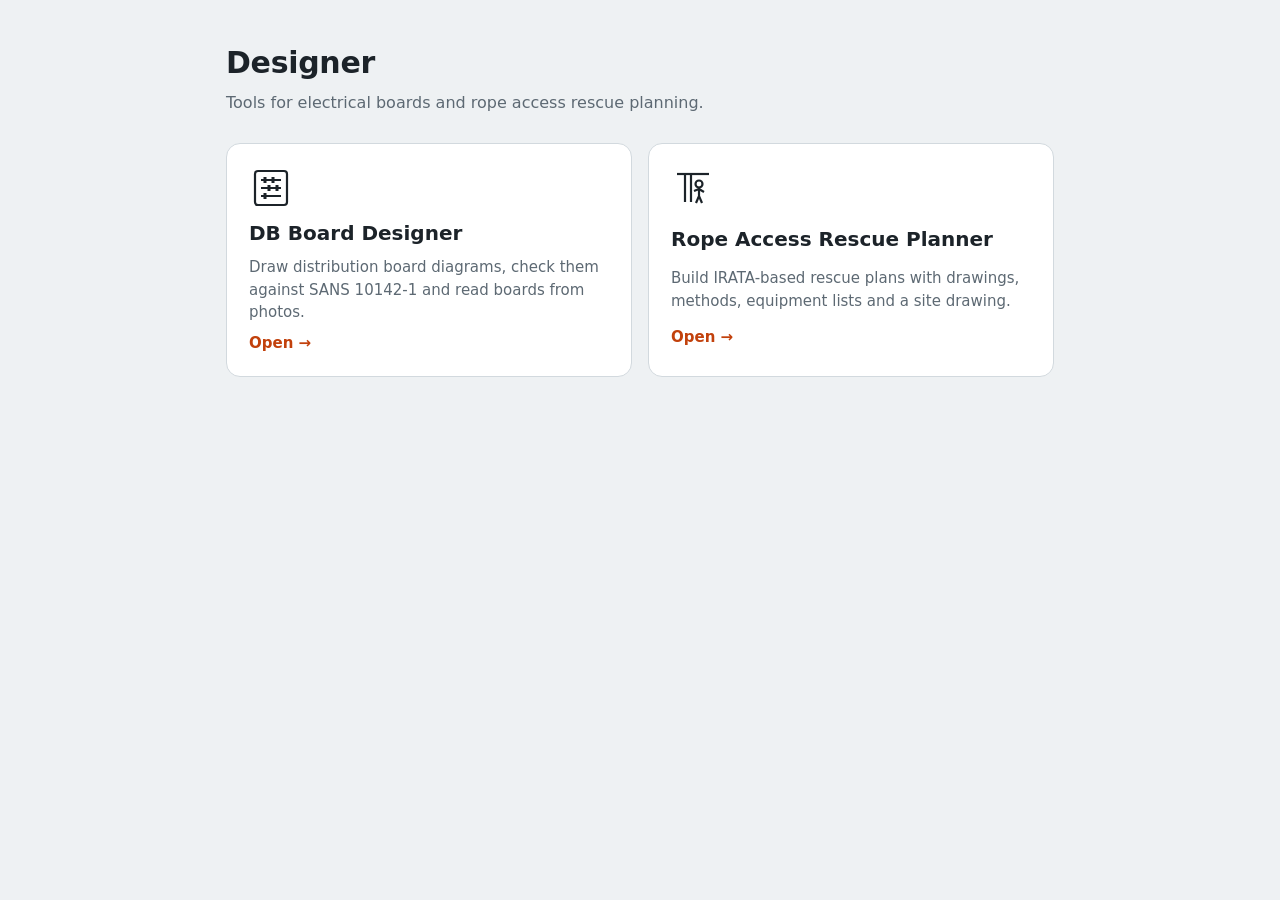
<file: index.html>
<!doctype html>
<html lang="en">
<head>
<meta charset="utf-8">
<meta name="viewport" content="width=device-width, initial-scale=1, viewport-fit=cover">
<title>Designer – DM Energy tools</title>
<style>
:root{--bg:#eef1f3;--fg:#1c2329;--muted:#5d6973;--panel:#fff;--line:#d2d9de;--accent:#c2410c;color-scheme:light}
@media (prefers-color-scheme:dark){:root{--bg:#13181c;--fg:#e3e8ec;--muted:#98a4ad;--panel:#1c2329;--line:#323e47;--accent:#fb8a4c;color-scheme:dark}}
*{box-sizing:border-box}
body{margin:0;background:var(--bg);color:var(--fg);font:16px/1.5 system-ui,-apple-system,"Segoe UI",Roboto,sans-serif}
main{max-width:860px;margin:0 auto;padding:40px 16px 60px}
h1{font-size:30px;margin:0 0 6px;letter-spacing:-.01em}
.sub{color:var(--muted);margin:0 0 28px}
.tools{display:grid;grid-template-columns:repeat(auto-fit,minmax(260px,1fr));gap:16px}
a.tool{display:grid;gap:8px;background:var(--panel);border:1px solid var(--line);border-radius:14px;padding:22px;color:inherit;text-decoration:none;transition:border-color .15s,transform .15s}
a.tool:hover{border-color:var(--accent);transform:translateY(-2px)}
.tool svg{width:44px;height:44px}
.tool h2{margin:0;font-size:20px}
.tool p{margin:0;color:var(--muted);font-size:15px}
.tool span{color:var(--accent);font-weight:600;font-size:15px}
</style>
</head>
<body>
<main>
  <h1>Designer</h1>
  <p class="sub">Tools for electrical boards and rope access rescue planning.</p>
  <div class="tools">
    <a class="tool" href="db-board/">
      <svg viewBox="0 0 44 44" fill="none" stroke="currentColor" stroke-width="2.2"><rect x="6" y="5" width="32" height="34" rx="3"/><path d="M12 14h20M12 22h20M12 30h20"/><path d="M16 11v6M24 11v6M20 19v6M28 19v6M16 27v6" stroke-width="3"/></svg>
      <h2>DB Board Designer</h2>
      <p>Draw distribution board diagrams, check them against SANS 10142-1 and read boards from photos.</p>
      <span>Open →</span>
    </a>
    <a class="tool" href="rope-access-rescue/">
      <svg viewBox="0 0 44 44" fill="none" stroke="currentColor" stroke-width="2.2"><path d="M6 8h32"/><path d="M14 8v28M20 8v28" /><circle cx="28" cy="18" r="3.5"/><path d="M28 22v8M23 25l5-2 5 3M25 37l3-7 3 7"/></svg>
      <h2>Rope Access Rescue Planner</h2>
      <p>Build IRATA-based rescue plans with drawings, methods, equipment lists and a site drawing.</p>
      <span>Open →</span>
    </a>
  </div>
</main>
</body>
</html>
</file>
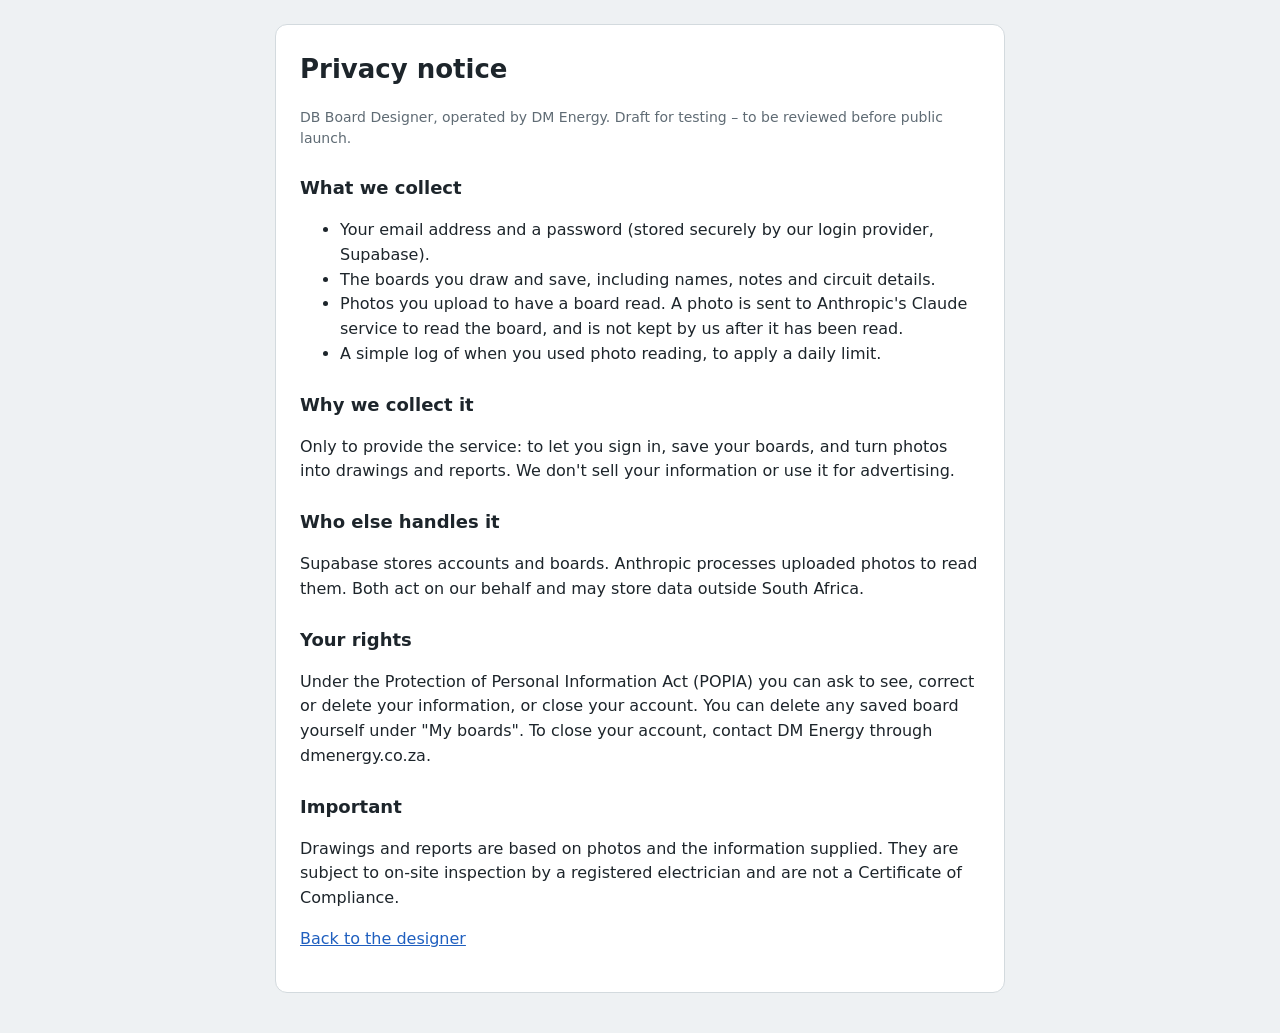
<file: app/privacy.html>
<!doctype html>
<html lang="en">
<head>
<meta charset="utf-8">
<meta name="viewport" content="width=device-width, initial-scale=1, viewport-fit=cover">
<title>Privacy Notice – DB Board Designer</title>
<style>
:root{--bg:#eef1f3;--fg:#1d252b;--muted:#5f6b74;--panel:#fff;--line:#d3dade;--accent:#1f5fbf}
@media (prefers-color-scheme: dark){:root{--bg:#141a1f;--fg:#e4e9ed;--muted:#9aa6af;--panel:#1d252c;--line:#33404a;--accent:#5b93f0;color-scheme:dark}}
body{margin:0;background:var(--bg);color:var(--fg);font:16px/1.55 system-ui,-apple-system,"Segoe UI",sans-serif;
  padding:24px max(16px,env(safe-area-inset-right,0px)) 40px max(16px,env(safe-area-inset-left,0px))}
main{max-width:680px;margin:0 auto;background:var(--panel);border:1px solid var(--line);border-radius:12px;padding:24px}
h1{margin-top:0;font-size:26px} h2{font-size:18px;margin-top:24px} a{color:var(--accent)} .muted{color:var(--muted);font-size:14px}
</style>
</head>
<body>
<main>
<h1>Privacy notice</h1>
<p class="muted">DB Board Designer, operated by DM Energy. Draft for testing – to be reviewed before public launch.</p>

<h2>What we collect</h2>
<ul>
  <li>Your email address and a password (stored securely by our login provider, Supabase).</li>
  <li>The boards you draw and save, including names, notes and circuit details.</li>
  <li>Photos you upload to have a board read. A photo is sent to Anthropic's Claude service to read the board, and is not kept by us after it has been read.</li>
  <li>A simple log of when you used photo reading, to apply a daily limit.</li>
</ul>

<h2>Why we collect it</h2>
<p>Only to provide the service: to let you sign in, save your boards, and turn photos into drawings and reports. We don't sell your information or use it for advertising.</p>

<h2>Who else handles it</h2>
<p>Supabase stores accounts and boards. Anthropic processes uploaded photos to read them. Both act on our behalf and may store data outside South Africa.</p>

<h2>Your rights</h2>
<p>Under the Protection of Personal Information Act (POPIA) you can ask to see, correct or delete your information, or close your account. You can delete any saved board yourself under "My boards". To close your account, contact DM Energy through dmenergy.co.za.</p>

<h2>Important</h2>
<p>Drawings and reports are based on photos and the information supplied. They are subject to on-site inspection by a registered electrician and are not a Certificate of Compliance.</p>

<p><a href="./">Back to the designer</a></p>
</main>
</body>
</html>
</file>
